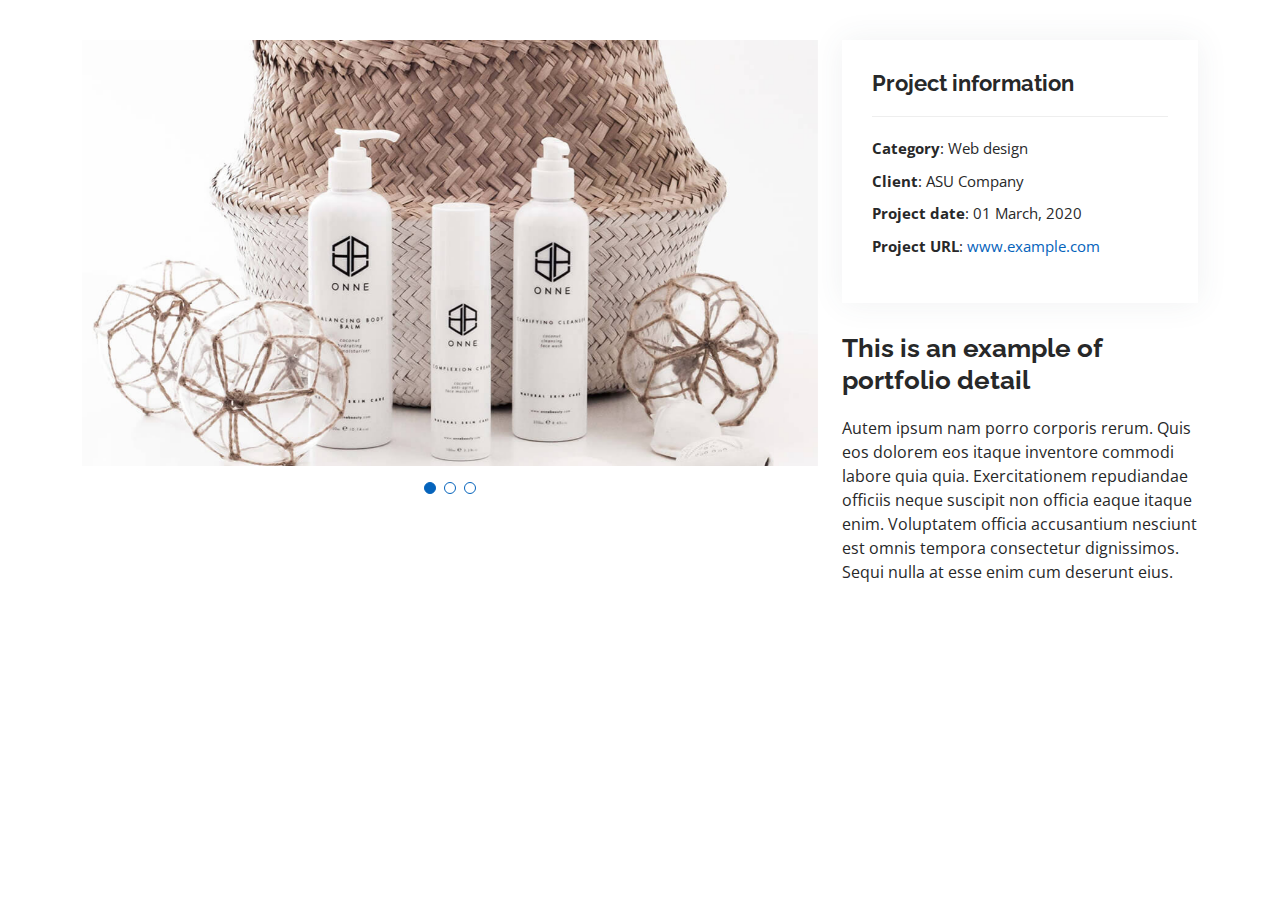
<file: portfolio-details.html>
<!DOCTYPE html>
<html lang="en">

<head>
  <meta charset="utf-8">
  <meta content="width=device-width, initial-scale=1.0" name="viewport">

  <title>Portfolio Details - Personal Bootstrap Template</title>
  <meta content="" name="description">
  <meta content="" name="keywords">

  <!-- Favicons -->
  <link href="assets/img/favicon.png" rel="icon">
  <link href="assets/img/apple-touch-icon.png" rel="apple-touch-icon">

  <!-- Google Fonts -->
  <link href="https://fonts.googleapis.com/css?family=Open+Sans:300,300i,400,400i,600,600i,700,700i|Raleway:300,300i,400,400i,500,500i,600,600i,700,700i|Poppins:300,300i,400,400i,500,500i,600,600i,700,700i" rel="stylesheet">

  <!-- Vendor CSS Files -->
  <link href="assets/vendor/aos/aos.css" rel="stylesheet">
  <link href="assets/vendor/bootstrap/css/bootstrap.min.css" rel="stylesheet">
  <link href="assets/vendor/bootstrap-icons/bootstrap-icons.css" rel="stylesheet">
  <link href="assets/vendor/boxicons/css/boxicons.min.css" rel="stylesheet">
  <link href="assets/vendor/glightbox/css/glightbox.min.css" rel="stylesheet">
  <link href="assets/vendor/swiper/swiper-bundle.min.css" rel="stylesheet">

  <!-- Template Main CSS File -->
  <link href="assets/css/style.css" rel="stylesheet">

  <!-- =======================================================
  * Template Name: MyResume
  * Updated: Nov 17 2023 with Bootstrap v5.3.2
  * Template URL: https://bootstrapmade.com/free-html-bootstrap-template-my-resume/
  * Author: BootstrapMade.com
  * License: https://bootstrapmade.com/license/
  ======================================================== -->
</head>

<body>

  <main id="main">

    <!-- ======= Portfolio Details Section ======= -->
    <section id="portfolio-details" class="portfolio-details">
      <div class="container">

        <div class="row gy-4">

          <div class="col-lg-8">
            <div class="portfolio-details-slider swiper">
              <div class="swiper-wrapper align-items-center">

                <div class="swiper-slide">
                  <img src="assets/img/portfolio/portfolio-details-1.jpg" alt="">
                </div>

                <div class="swiper-slide">
                  <img src="assets/img/portfolio/portfolio-details-2.jpg" alt="">
                </div>

                <div class="swiper-slide">
                  <img src="assets/img/portfolio/portfolio-details-3.jpg" alt="">
                </div>

              </div>
              <div class="swiper-pagination"></div>
            </div>
          </div>

          <div class="col-lg-4">
            <div class="portfolio-info">
              <h3>Project information</h3>
              <ul>
                <li><strong>Category</strong>: Web design</li>
                <li><strong>Client</strong>: ASU Company</li>
                <li><strong>Project date</strong>: 01 March, 2020</li>
                <li><strong>Project URL</strong>: <a href="#">www.example.com</a></li>
              </ul>
            </div>
            <div class="portfolio-description">
              <h2>This is an example of portfolio detail</h2>
              <p>
                Autem ipsum nam porro corporis rerum. Quis eos dolorem eos itaque inventore commodi labore quia quia. Exercitationem repudiandae officiis neque suscipit non officia eaque itaque enim. Voluptatem officia accusantium nesciunt est omnis tempora consectetur dignissimos. Sequi nulla at esse enim cum deserunt eius.
              </p>
            </div>
          </div>

        </div>

      </div>
    </section><!-- End Portfolio Details Section -->

  </main><!-- End #main -->

  <div id="preloader"></div>
  <a href="#" class="back-to-top d-flex align-items-center justify-content-center"><i class="bi bi-arrow-up-short"></i></a>

  <!-- Vendor JS Files -->
  <script src="assets/vendor/purecounter/purecounter_vanilla.js"></script>
  <script src="assets/vendor/aos/aos.js"></script>
  <script src="assets/vendor/bootstrap/js/bootstrap.bundle.min.js"></script>
  <script src="assets/vendor/glightbox/js/glightbox.min.js"></script>
  <script src="assets/vendor/isotope-layout/isotope.pkgd.min.js"></script>
  <script src="assets/vendor/swiper/swiper-bundle.min.js"></script>
  <script src="assets/vendor/typed.js/typed.umd.js"></script>
  <script src="assets/vendor/waypoints/noframework.waypoints.js"></script>
  <script src="assets/vendor/php-email-form/validate.js"></script>

  <!-- Template Main JS File -->
  <script src="assets/js/main.js"></script>

</body>

</html>
</file>
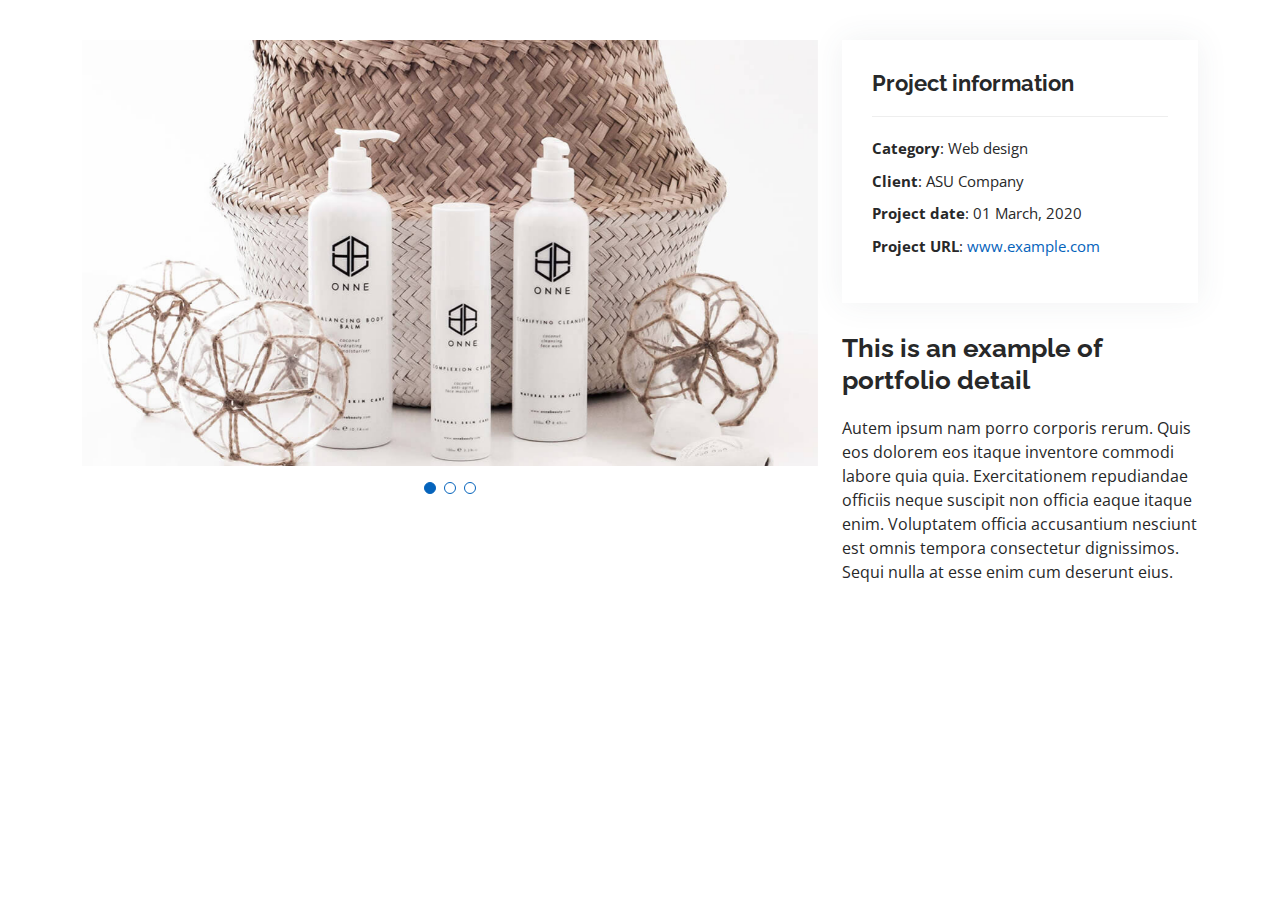
<file: projects/portfolio-details.html>
<!DOCTYPE html>
<html lang="en">

<head>
  <meta charset="utf-8">
  <meta content="width=device-width, initial-scale=1.0" name="viewport">

  <title>Portfolio Details - Personal Bootstrap Template</title>
  <meta content="" name="description">
  <meta content="" name="keywords">

  <!-- Favicons -->
  <link href="../assets/img/icon.jpg" rel="icon">
  <link href="../assets/img/icon.jpg" rel="apple-touch-icon">

  <!-- Google Fonts -->
  <link
    href="https://fonts.googleapis.com/css?family=Open+Sans:300,300i,400,400i,600,600i,700,700i|Raleway:300,300i,400,400i,500,500i,600,600i,700,700i|Poppins:300,300i,400,400i,500,500i,600,600i,700,700i"
    rel="stylesheet">

  <!-- Vendor CSS Files -->
  <link href="../assets/vendor/aos/aos.css" rel="stylesheet">
  <link href="../assets/vendor/bootstrap/css/bootstrap.min.css" rel="stylesheet">
  <link href="../assets/vendor/bootstrap-icons/bootstrap-icons.css" rel="stylesheet">
  <link href="../assets/vendor/boxicons/css/boxicons.min.css" rel="stylesheet">
  <link href="../assets/vendor/glightbox/css/glightbox.min.css" rel="stylesheet">
  <link href="../assets/vendor/swiper/swiper-bundle.min.css" rel="stylesheet">

  <!-- Template Main CSS File -->
  <link href="../assets/css/style.css" rel="stylesheet">

  <!-- =======================================================
  * Template Name: MyResume
  * Updated: Nov 17 2023 with Bootstrap v5.3.2
  * Template URL: https://bootstrapmade.com/free-html-bootstrap-template-my-resume/
  * Author: BootstrapMade.com
  * License: https://bootstrapmade.com/license/
  ======================================================== -->
</head>

<body>

  <main id="main">

    <!-- ======= Portfolio Details Section ======= -->
    <section id="portfolio-details" class="portfolio-details">
      <div class="container">

        <div class="row gy-4">

          <div class="col-lg-8">
            <div class="portfolio-details-slider swiper">
              <div class="swiper-wrapper align-items-center">

                <div class="swiper-slide">
                  <img src="../assets/img/portfolio/portfolio-details-1.jpg" alt="">
                </div>

                <div class="swiper-slide">
                  <img src="../assets/img/portfolio/portfolio-details-2.jpg" alt="">
                </div>

                <div class="swiper-slide">
                  <img src="../assets/img/portfolio/portfolio-details-3.jpg" alt="">
                </div>

              </div>
              <div class="swiper-pagination"></div>
            </div>
          </div>

          <div class="col-lg-4">
            <div class="portfolio-info">
              <h3>Project information</h3>
              <ul>
                <li><strong>Category</strong>: Web design</li>
                <li><strong>Client</strong>: ASU Company</li>
                <li><strong>Project date</strong>: 01 March, 2020</li>
                <li><strong>Project URL</strong>: <a href="#">www.example.com</a></li>
              </ul>
            </div>
            <div class="portfolio-description">
              <h2>This is an example of portfolio detail</h2>
              <p>
                Autem ipsum nam porro corporis rerum. Quis eos dolorem eos itaque inventore commodi
                labore quia quia. Exercitationem repudiandae officiis neque suscipit non officia eaque
                itaque enim. Voluptatem officia accusantium nesciunt est omnis tempora consectetur
                dignissimos. Sequi nulla at esse enim cum deserunt eius.
              </p>
            </div>
          </div>

        </div>

      </div>
    </section><!-- End Portfolio Details Section -->

  </main><!-- End #main -->

  <div id="preloader"></div>
  <a href="#" class="back-to-top d-flex align-items-center justify-content-center"><i
      class="bi bi-arrow-up-short"></i></a>

  <!-- Vendor JS Files -->
  <script src="../assets/vendor/purecounter/purecounter_vanilla.js"></script>
  <script src="../assets/vendor/aos/aos.js"></script>
  <script src="../assets/vendor/bootstrap/js/bootstrap.bundle.min.js"></script>
  <script src="../assets/vendor/glightbox/js/glightbox.min.js"></script>
  <script src="../assets/vendor/isotope-layout/isotope.pkgd.min.js"></script>
  <script src="../assets/vendor/swiper/swiper-bundle.min.js"></script>
  <script src="../assets/vendor/typed.js/typed.umd.js"></script>
  <script src="../assets/vendor/waypoints/noframework.waypoints.js"></script>
  <script src="../assets/vendor/php-email-form/validate.js"></script>

  <!-- Template Main JS File -->
  <script src="../assets/js/main.js"></script>

</body>

</html>
</file>
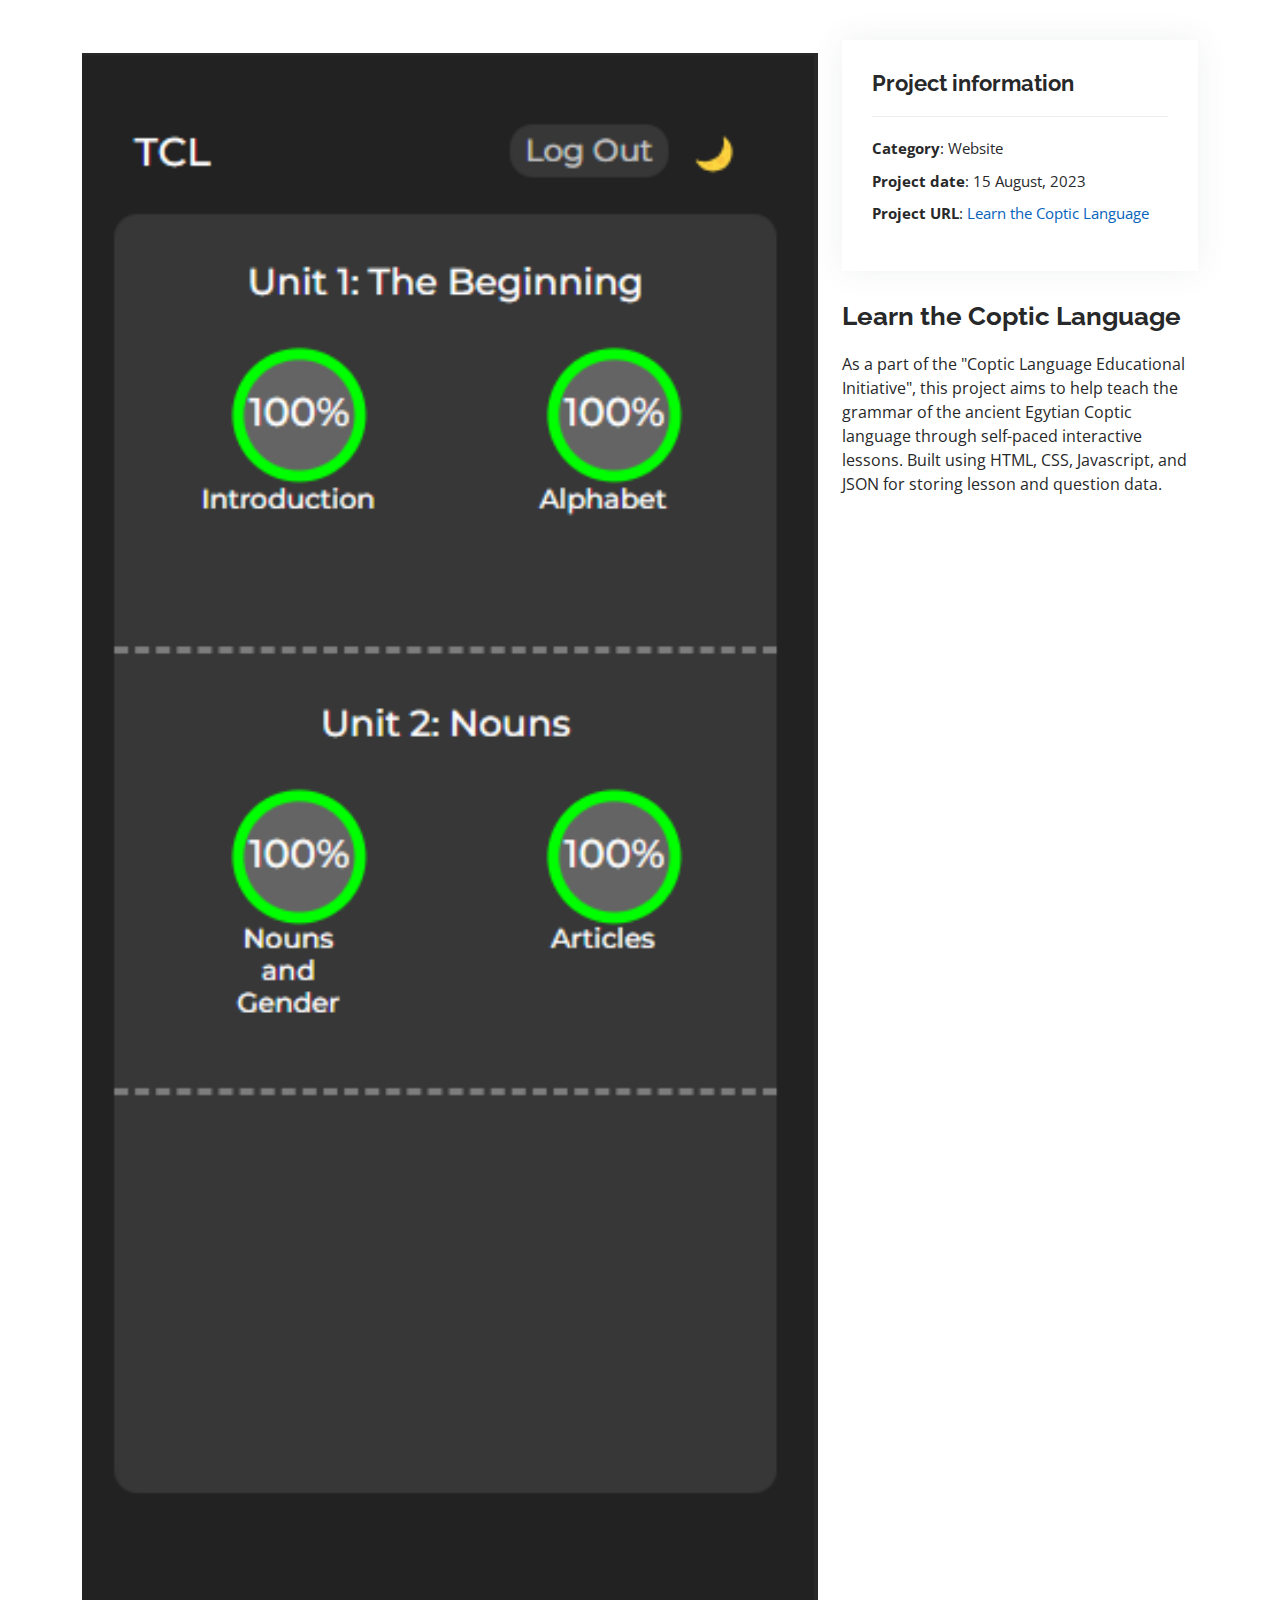
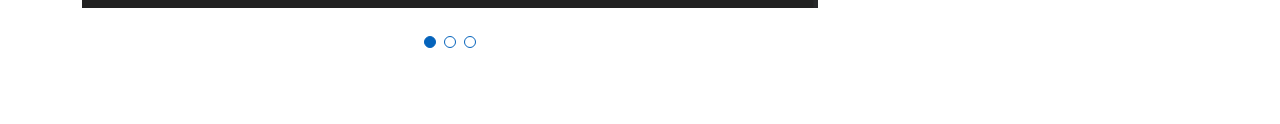
<file: projects/tcl-details.html>
<!DOCTYPE html>
<html lang="en">

<head>
    <meta charset="utf-8">
    <meta content="width=device-width, initial-scale=1.0" name="viewport">

    <title>Coptic Wordle</title>
    <meta content="" name="description">
    <meta content="" name="keywords">

    <!-- Favicons -->
    <link href="../assets/img/icon.jpg" rel="icon">
    <link href="../assets/img/icon.jpg" rel="apple-touch-icon">

    <!-- Google Fonts -->
    <link
        href="https://fonts.googleapis.com/css?family=Open+Sans:300,300i,400,400i,600,600i,700,700i|Raleway:300,300i,400,400i,500,500i,600,600i,700,700i|Poppins:300,300i,400,400i,500,500i,600,600i,700,700i"
        rel="stylesheet">

    <!-- Vendor CSS Files -->
    <link href="../assets/vendor/aos/aos.css" rel="stylesheet">
    <link href="../assets/vendor/bootstrap/css/bootstrap.min.css" rel="stylesheet">
    <link href="../assets/vendor/bootstrap-icons/bootstrap-icons.css" rel="stylesheet">
    <link href="../assets/vendor/boxicons/css/boxicons.min.css" rel="stylesheet">
    <link href="../assets/vendor/glightbox/css/glightbox.min.css" rel="stylesheet">
    <link href="../assets/vendor/swiper/swiper-bundle.min.css" rel="stylesheet">

    <!-- Template Main CSS File -->
    <link href="../assets/css/style.css" rel="stylesheet">

    <!-- =======================================================
  * Template Name: MyResume
  * Updated: Nov 17 2023 with Bootstrap v5.3.2
  * Template URL: https://bootstrapmade.com/free-html-bootstrap-template-my-resume/
  * Author: BootstrapMade.com
  * License: https://bootstrapmade.com/license/
  ======================================================== -->
</head>

<body>

    <main id="main">

        <!-- ======= Portfolio Details Section ======= -->
        <section id="portfolio-details" class="portfolio-details">
            <div class="container">

                <div class="row gy-4">

                    <div class="col-lg-8">
                        <div class="portfolio-details-slider swiper">
                            <div class="swiper-wrapper align-items-center">

                                <div class="swiper-slide">
                                    <img src="../assets/img/portfolio2/tcl1.png" alt="">
                                </div>

                                <div class="swiper-slide">
                                    <img src="../assets/img/portfolio2/tcl2.png" alt="">
                                </div>

                                <div class="swiper-slide">
                                    <img src="../assets/img/portfolio2/tcl3.png" alt="">

                                </div>

                            </div>
                            <div class="swiper-pagination"></div>
                        </div>
                    </div>

                    <div class="col-lg-4">
                        <div class="portfolio-info">
                            <h3>Project information</h3>
                            <ul>
                                <li><strong>Category</strong>: Website</li>
                                <li><strong>Project date</strong>: 15 August, 2023</li>
                                <li><strong>Project URL</strong>: <a href="https://learn.copticwordle.repl.co/"
                                        target="_blank">Learn the Coptic Language</a></li>
                            </ul>
                        </div>
                        <div class="portfolio-description">
                            <h2>Learn the Coptic Language</h2>
                            <p>
                                As a part of the "Coptic Language Educational Initiative", this project aims to help
                                teach the grammar of the ancient Egytian Coptic language through self-paced interactive
                                lessons. Built using HTML, CSS, Javascript, and JSON for storing lesson and question
                                data.
                            </p>
                        </div>
                    </div>

                </div>

            </div>
        </section><!-- End Portfolio Details Section -->

    </main><!-- End #main -->

    <div id="preloader"></div>
    <a href="#" class="back-to-top d-flex align-items-center justify-content-center"><i
            class="bi bi-arrow-up-short"></i></a>

    <!-- Vendor JS Files -->
    <script src="../assets/vendor/purecounter/purecounter_vanilla.js"></script>
    <script src="../assets/vendor/aos/aos.js"></script>
    <script src="../assets/vendor/bootstrap/js/bootstrap.bundle.min.js"></script>
    <script src="../assets/vendor/glightbox/js/glightbox.min.js"></script>
    <script src="../assets/vendor/isotope-layout/isotope.pkgd.min.js"></script>
    <script src="../assets/vendor/swiper/swiper-bundle.min.js"></script>
    <script src="../assets/vendor/typed.js/typed.umd.js"></script>
    <script src="../assets/vendor/waypoints/noframework.waypoints.js"></script>
    <script src="../assets/vendor/php-email-form/validate.js"></script>

    <!-- Template Main JS File -->
    <script src="../assets/js/main.js"></script>

</body>

</html>
</file>
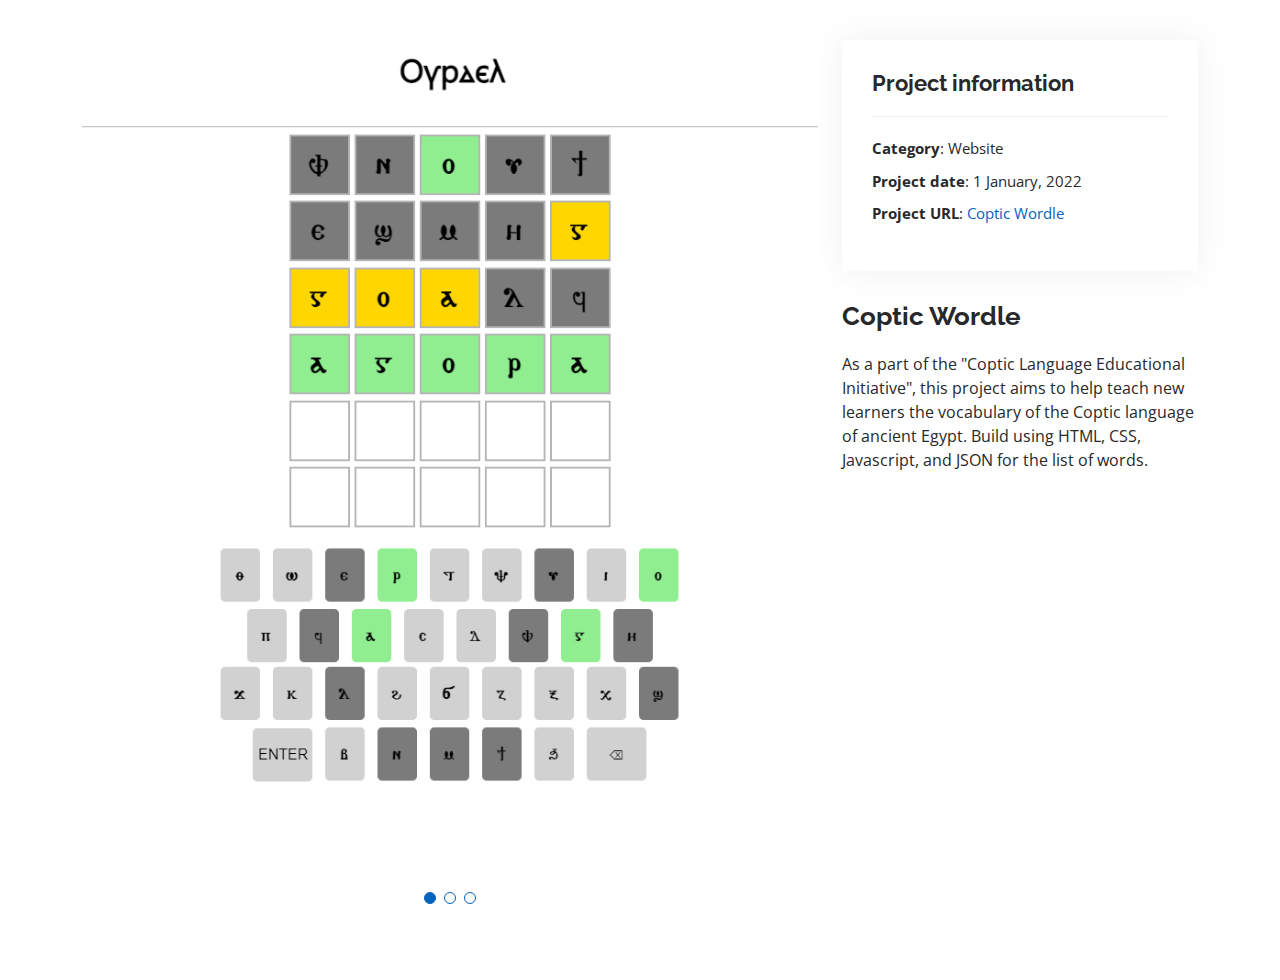
<file: projects/wordle-details.html>
<!DOCTYPE html>
<html lang="en">

<head>
    <meta charset="utf-8">
    <meta content="width=device-width, initial-scale=1.0" name="viewport">

    <title>Coptic Wordle</title>
    <meta content="" name="description">
    <meta content="" name="keywords">

    <!-- Favicons -->
    <link href="../assets/img/icon.jpg" rel="icon">
    <link href="../assets/img/icon.jpg" rel="apple-touch-icon">

    <!-- Google Fonts -->
    <link
        href="https://fonts.googleapis.com/css?family=Open+Sans:300,300i,400,400i,600,600i,700,700i|Raleway:300,300i,400,400i,500,500i,600,600i,700,700i|Poppins:300,300i,400,400i,500,500i,600,600i,700,700i"
        rel="stylesheet">

    <!-- Vendor CSS Files -->
    <link href="../assets/vendor/aos/aos.css" rel="stylesheet">
    <link href="../assets/vendor/bootstrap/css/bootstrap.min.css" rel="stylesheet">
    <link href="../assets/vendor/bootstrap-icons/bootstrap-icons.css" rel="stylesheet">
    <link href="../assets/vendor/boxicons/css/boxicons.min.css" rel="stylesheet">
    <link href="../assets/vendor/glightbox/css/glightbox.min.css" rel="stylesheet">
    <link href="../assets/vendor/swiper/swiper-bundle.min.css" rel="stylesheet">

    <!-- Template Main CSS File -->
    <link href="../assets/css/style.css" rel="stylesheet">

    <!-- =======================================================
  * Template Name: MyResume
  * Updated: Nov 17 2023 with Bootstrap v5.3.2
  * Template URL: https://bootstrapmade.com/free-html-bootstrap-template-my-resume/
  * Author: BootstrapMade.com
  * License: https://bootstrapmade.com/license/
  ======================================================== -->
</head>

<body>

    <main id="main">

        <!-- ======= Portfolio Details Section ======= -->
        <section id="portfolio-details" class="portfolio-details">
            <div class="container">

                <div class="row gy-4">

                    <div class="col-lg-8">
                        <div class="portfolio-details-slider swiper">
                            <div class="swiper-wrapper align-items-center">

                                <div class="swiper-slide">
                                    <img src="../assets/img/portfolio2/wordle1.png" alt="">
                                </div>

                                <div class="swiper-slide">
                                    <img src="../assets/img/portfolio2/wordle2.png" alt="">
                                </div>

                                <div class="swiper-slide">
                                    <img src="../assets/img/portfolio2/wordle3.png" alt="">

                                </div>

                            </div>
                            <div class="swiper-pagination"></div>
                        </div>
                    </div>

                    <div class="col-lg-4">
                        <div class="portfolio-info">
                            <h3>Project information</h3>
                            <ul>
                                <li><strong>Category</strong>: Website</li>
                                <li><strong>Project date</strong>: 1 January, 2022</li>
                                <li><strong>Project URL</strong>: <a href="https://wordle.thecopticlanguage.com/" target="_blank">Coptic Wordle</a></li>
                            </ul>
                        </div>
                        <div class="portfolio-description">
                            <h2>Coptic Wordle</h2>
                            <p>
                                As a part of the "Coptic Language Educational Initiative", this project aims to help teach new learners the vocabulary of the Coptic language of ancient Egypt. Build using HTML, CSS, Javascript, and JSON for the list of words.
                            </p>
                        </div>
                    </div>

                </div>

            </div>
        </section><!-- End Portfolio Details Section -->

    </main><!-- End #main -->

    <div id="preloader"></div>
    <a href="#" class="back-to-top d-flex align-items-center justify-content-center"><i
            class="bi bi-arrow-up-short"></i></a>

    <!-- Vendor JS Files -->
    <script src="../assets/vendor/purecounter/purecounter_vanilla.js"></script>
    <script src="../assets/vendor/aos/aos.js"></script>
    <script src="../assets/vendor/bootstrap/js/bootstrap.bundle.min.js"></script>
    <script src="../assets/vendor/glightbox/js/glightbox.min.js"></script>
    <script src="../assets/vendor/isotope-layout/isotope.pkgd.min.js"></script>
    <script src="../assets/vendor/swiper/swiper-bundle.min.js"></script>
    <script src="../assets/vendor/typed.js/typed.umd.js"></script>
    <script src="../assets/vendor/waypoints/noframework.waypoints.js"></script>
    <script src="../assets/vendor/php-email-form/validate.js"></script>

    <!-- Template Main JS File -->
    <script src="../assets/js/main.js"></script>

</body>

</html>
</file>
<file: assets/css/style.css>
/**
* Template Name: MyResume
* Updated: Nov 17 2023 with Bootstrap v5.3.2
* Template URL: https://bootstrapmade.com/free-html-bootstrap-template-my-resume/
* Author: BootstrapMade.com
* License: https://bootstrapmade.com/license/
*/

/*--------------------------------------------------------------
# General
--------------------------------------------------------------*/
body {
  font-family: "Open Sans", sans-serif;
  color: #272829;
}

a {
  color: #0563bb;
  text-decoration: none;
}

a:hover {
  color: #067ded;
  text-decoration: none;
}

h1,
h2,
h3,
h4,
h5,
h6 {
  font-family: "Raleway", sans-serif;
}

/*--------------------------------------------------------------
# Back to top button
--------------------------------------------------------------*/
.back-to-top {
  position: fixed;
  visibility: hidden;
  opacity: 0;
  right: 15px;
  bottom: 15px;
  z-index: 996;
  background: #0563bb;
  width: 40px;
  height: 40px;
  border-radius: 50px;
  transition: all 0.4s;
}

.back-to-top i {
  font-size: 28px;
  color: #fff;
  line-height: 0;
}

.back-to-top:hover {
  background: #0678e3;
  color: #fff;
}

.back-to-top.active {
  visibility: visible;
  opacity: 1;
}

/*--------------------------------------------------------------
# Preloader
--------------------------------------------------------------*/
#preloader {
  position: fixed;
  top: 0;
  left: 0;
  right: 0;
  bottom: 0;
  z-index: 9999;
  overflow: hidden;
  background: #fff;
}

#preloader:before {
  content: "";
  position: fixed;
  top: calc(50% - 30px);
  left: calc(50% - 30px);
  border: 6px solid #0563bb;
  border-top-color: #fff;
  border-bottom-color: #fff;
  border-radius: 50%;
  width: 60px;
  height: 60px;
  animation: animate-preloader 1s linear infinite;
}

@keyframes animate-preloader {
  0% {
    transform: rotate(0deg);
  }

  100% {
    transform: rotate(360deg);
  }
}

/*--------------------------------------------------------------
# Disable aos animation delay on mobile devices
--------------------------------------------------------------*/
@media screen and (max-width: 768px) {
  [data-aos-delay] {
    transition-delay: 0 !important;
  }
}

/*--------------------------------------------------------------
# Header
--------------------------------------------------------------*/
#header {
  position: fixed;
  top: 0;
  left: 0;
  bottom: 0;
  z-index: 9997;
  transition: all 0.5s;
  padding: 15px;
  overflow-y: auto;
}

@media (max-width: 991px) {
  #header {
    width: 300px;
    background: #fff;
    border-right: 1px solid #e6e9ec;
    left: -300px;
  }
}

/*--------------------------------------------------------------
# Navigation Menu
--------------------------------------------------------------*/
/**
* Desktop Navigation 
*/
.nav-menu {
  padding: 0;
  display: block;
}

.nav-menu * {
  margin: 0;
  padding: 0;
  list-style: none;
}

.nav-menu>ul>li {
  position: relative;
  white-space: nowrap;
}

.nav-menu a,
.nav-menu a:focus {
  display: flex;
  align-items: center;
  color: #45505b;
  padding: 10px 18px;
  margin-bottom: 8px;
  transition: 0.3s;
  font-size: 15px;
  border-radius: 50px;
  background: #f2f3f5;
  height: 56px;
  width: 100%;
  overflow: hidden;
  transition: 0.3s;
}

.nav-menu a i,
.nav-menu a:focus i {
  font-size: 20px;
}

.nav-menu a span,
.nav-menu a:focus span {
  padding: 0 5px 0 7px;
  color: #45505b;
}

@media (min-width: 992px) {

  .nav-menu a,
  .nav-menu a:focus {
    width: 56px;
  }

  .nav-menu a span,
  .nav-menu a:focus span {
    display: none;
    color: #fff;
  }
}

.nav-menu a:hover,
.nav-menu .active,
.nav-menu .active:focus,
.nav-menu li:hover>a {
  color: #fff;
  background: #0563bb;
}

.nav-menu a:hover span,
.nav-menu .active span,
.nav-menu .active:focus span,
.nav-menu li:hover>a span {
  color: #fff;
}

.nav-menu a:hover,
.nav-menu li:hover>a {
  width: 100%;
  color: #fff;
}

.nav-menu a:hover span,
.nav-menu li:hover>a span {
  display: block;
}

/**
* Mobile Navigation 
*/
.mobile-nav-toggle {
  position: fixed;
  right: 10px;
  top: 10px;
  z-index: 9998;
  border: 0;
  background: none;
  font-size: 28px;
  transition: all 0.4s;
  outline: none !important;
  line-height: 0;
  cursor: pointer;
  border-radius: 50px;
  padding: 5px;
}

.mobile-nav-toggle i {
  color: #45505b;
}

.mobile-nav-active {
  overflow: hidden;
}

.mobile-nav-active #header {
  left: 0;
}

.mobile-nav-active .mobile-nav-toggle {
  color: #fff;
  background-color: #0563bb;
}

/*--------------------------------------------------------------
# Hero Section
--------------------------------------------------------------*/
#hero {
  width: 100%;
  height: 100vh;
  background: center no-repeat;
  background-size: cover;
  position: relative;
  background-image: url("../img/bg2.jpg");
}

@media (min-width: 992px) {
  #hero {
    padding-left: 160px;
  }
}

#hero:before {
  content: "";
  background: rgba(255, 255, 255, 0.4);
  position: absolute;
  bottom: 0;
  top: 0;
  left: 0;
  right: 0;
}

#hero h1 {
  margin: 0;
  font-size: 64px;
  font-weight: 700;
  line-height: 56px;
  color: #45505b;
}

#hero p {
  color: #45505b;
  margin: 15px 0 0 0;
  font-size: 26px;
  font-family: "Poppins", sans-serif;
}

#hero p span {
  color: #0563bb;
  letter-spacing: 1px;
}

#hero .social-links {
  margin-top: 30px;
}

#hero .social-links a {
  font-size: 24px;
  display: inline-block;
  color: #45505b;
  line-height: 1;
  margin-right: 20px;
  transition: 0.3s;
}

#hero .social-links a:hover {
  color: #0563bb;
}

@media (max-width: 992px) {
  #hero {
    text-align: center;
  }

  #hero h1 {
    font-size: 32px;
    line-height: 36px;
  }

  #hero p {
    margin-top: 10px;
    font-size: 20px;
    line-height: 24px;
  }
}

/*--------------------------------------------------------------
# Sections General
--------------------------------------------------------------*/
section {
  padding: 60px 0;
  overflow: hidden;
}

.section-title {
  text-align: center;
  padding-bottom: 30px;
}

.section-title h2 {
  font-size: 32px;
  font-weight: bold;
  text-transform: uppercase;
  margin-bottom: 20px;
  padding-bottom: 20px;
  position: relative;
  color: #45505b;
}

.section-title h2::before {
  content: "";
  position: absolute;
  display: block;
  width: 120px;
  height: 1px;
  background: #ddd;
  bottom: 1px;
  left: calc(50% - 60px);
}

.section-title h2::after {
  content: "";
  position: absolute;
  display: block;
  width: 40px;
  height: 3px;
  background: #0563bb;
  bottom: 0;
  left: calc(50% - 20px);
}

.section-title p {
  margin-bottom: 0;
}

/*--------------------------------------------------------------
# About
--------------------------------------------------------------*/
.about .content h3 {
  font-weight: 700;
  font-size: 26px;
  color: #728394;
}

.about .content ul {
  list-style: none;
  padding: 0;
}

.about .content ul li {
  margin-bottom: 20px;
  display: flex;
  align-items: center;
}

.about .content ul strong {
  margin-right: 10px;
}

.about .content ul i {
  font-size: 16px;
  margin-right: 5px;
  color: #0563bb;
  line-height: 0;
}

.about .content p:last-child {
  margin-bottom: 0;
}

/*--------------------------------------------------------------
# Facts
--------------------------------------------------------------*/
.facts .count-box {
  padding: 30px 30px 25px 30px;
  margin-top: 30px;
  width: 100%;
  position: relative;
  text-align: center;
  background: #fff;
}

.facts .count-box i {
  position: absolute;
  top: -25px;
  left: 50%;
  transform: translateX(-50%);
  font-size: 24px;
  background: #0563bb;
  color: #fff;
  border-radius: 50px;
  display: inline-flex;
  align-items: center;
  justify-content: center;
  width: 48px;
  height: 48px;
}

.facts .count-box span {
  font-size: 36px;
  display: block;
  font-weight: 600;
  color: #011426;
}

.facts .count-box p {
  padding: 0;
  margin: 0;
  font-family: "Raleway", sans-serif;
  font-size: 14px;
}

/*--------------------------------------------------------------
# Akills
--------------------------------------------------------------*/
.skills .progress {
  height: 60px;
  display: block;
  background: none;
  border-radius: 0;
}

.skills .progress .skill {
  padding: 10px 0;
  margin: 0;
  text-transform: uppercase;
  display: block;
  font-weight: 600;
  font-family: "Poppins", sans-serif;
  color: #45505b;
}

.skills .progress .skill .val {
  float: right;
  font-style: normal;
}

.skills .progress-bar-wrap {
  background: #f2f3f5;
}

.skills .progress-bar {
  width: 1px;
  height: 10px;
  transition: 0.9s;
  background-color: #0563bb;
}

/*--------------------------------------------------------------
# Resume
--------------------------------------------------------------*/
.resume .resume-title {
  font-size: 26px;
  font-weight: 700;
  margin-top: 20px;
  margin-bottom: 20px;
  color: #45505b;
}

.resume .resume-item {
  padding: 0 0 20px 20px;
  margin-top: -2px;
  border-left: 2px solid #0563bb;
  position: relative;
}

.resume .resume-item h4 {
  line-height: 18px;
  font-size: 18px;
  font-weight: 600;
  text-transform: uppercase;
  font-family: "Poppins", sans-serif;
  color: #0563bb;
  margin-bottom: 10px;
}

.resume .resume-item h5 {
  font-size: 16px;
  background: #f7f8f9;
  padding: 5px 15px;
  display: inline-block;
  font-weight: 600;
  margin-bottom: 10px;
}

.resume .resume-item ul {
  padding-left: 20px;
}

.resume .resume-item ul li {
  padding-bottom: 10px;
}

.resume .resume-item:last-child {
  padding-bottom: 0;
}

.resume .resume-item::before {
  content: "";
  position: absolute;
  width: 16px;
  height: 16px;
  border-radius: 50px;
  left: -9px;
  top: 0;
  background: #fff;
  border: 2px solid #0563bb;
}

/*--------------------------------------------------------------
# Portfolio
--------------------------------------------------------------*/
.portfolio .portfolio-item {
  margin-bottom: 30px;
}

.portfolio #portfolio-flters {
  padding: 0;
  margin: 0 auto 25px auto;
  list-style: none;
  text-align: center;
  background: #fff;
  border-radius: 50px;
  padding: 2px 15px;
}

.portfolio #portfolio-flters li {
  cursor: pointer;
  display: inline-block;
  padding: 10px 15px;
  font-size: 14px;
  font-weight: 600;
  line-height: 1;
  text-transform: uppercase;
  color: #272829;
  margin-bottom: 5px;
  transition: all 0.3s ease-in-out;
}

.portfolio #portfolio-flters li:hover,
.portfolio #portfolio-flters li.filter-active {
  color: #0563bb;
}

.portfolio #portfolio-flters li:last-child {
  margin-right: 0;
}

.portfolio .portfolio-wrap {
  transition: 0.3s;
  position: relative;
  overflow: hidden;
  z-index: 1;
  background: rgba(69, 80, 91, 0.8);
}

.portfolio .portfolio-wrap::before {
  content: "";
  background: rgba(255, 255, 255, 0.7);
  position: absolute;
  left: 30px;
  right: 30px;
  top: 30px;
  bottom: 30px;
  transition: all ease-in-out 0.3s;
  z-index: 2;
  opacity: 0;
}

.portfolio .portfolio-wrap .portfolio-info {
  opacity: 0;
  position: absolute;
  top: 0;
  left: 0;
  right: 0;
  bottom: 0;
  text-align: center;
  z-index: 3;
  transition: all ease-in-out 0.3s;
  display: flex;
  flex-direction: column;
  justify-content: center;
  align-items: center;
}

.portfolio .portfolio-wrap .portfolio-info::before {
  display: block;
  content: "";
  width: 48px;
  height: 48px;
  position: absolute;
  top: 35px;
  left: 35px;
  border-top: 3px solid #d7dce1;
  border-left: 3px solid #d7dce1;
  transition: all 0.5s ease 0s;
  z-index: 9994;
}

.portfolio .portfolio-wrap .portfolio-info::after {
  display: block;
  content: "";
  width: 48px;
  height: 48px;
  position: absolute;
  bottom: 35px;
  right: 35px;
  border-bottom: 3px solid #d7dce1;
  border-right: 3px solid #d7dce1;
  transition: all 0.5s ease 0s;
  z-index: 9994;
}

.portfolio .portfolio-wrap .portfolio-info h4 {
  font-size: 20px;
  color: #45505b;
  font-weight: 600;
}

.portfolio .portfolio-wrap .portfolio-info p {
  color: #45505b;
  font-size: 14px;
  text-transform: uppercase;
  padding: 0;
  margin: 0;
}

.portfolio .portfolio-wrap .portfolio-links {
  text-align: center;
  z-index: 4;
}

.portfolio .portfolio-wrap .portfolio-links a {
  color: #45505b;
  margin: 0 2px;
  font-size: 28px;
  display: inline-block;
  transition: 0.3s;
}

.portfolio .portfolio-wrap .portfolio-links a:hover {
  color: #148af9;
}

.portfolio .portfolio-wrap:hover::before {
  top: 0;
  left: 0;
  right: 0;
  bottom: 0;
  opacity: 1;
}

.portfolio .portfolio-wrap:hover .portfolio-info {
  opacity: 1;
}

.portfolio .portfolio-wrap:hover .portfolio-info::before {
  top: 15px;
  left: 15px;
}

.portfolio .portfolio-wrap:hover .portfolio-info::after {
  bottom: 15px;
  right: 15px;
}

/*--------------------------------------------------------------
# Portfolio Details
--------------------------------------------------------------*/
.portfolio-details {
  padding-top: 40px;
}

.portfolio-details .portfolio-details-slider img {
  width: 100%;
}

.wordle.portfolio-details .portfolio-details-slider img {
  width: 70%;
}

.tcl.portfolio-details .portfolio-details-slider img {
  width: 40%;
}

.portfolio-details .portfolio-details-slider .swiper-pagination {
  margin-top: 20px;
  position: relative;
}

.tclpre {
  width: 100%;
}

.swiper-slide.wordle-slide,
.swiper-slide.tcl-slide {
  display: flex;
  justify-content: center;
}

.portfolio-details .portfolio-details-slider .swiper-pagination .swiper-pagination-bullet {
  width: 12px;
  height: 12px;
  background-color: #fff;
  opacity: 1;
  border: 1px solid #0563bb;
}

.portfolio-details .portfolio-details-slider .swiper-pagination .swiper-pagination-bullet-active {
  background-color: #0563bb;
}

.portfolio-details .portfolio-info {
  padding: 30px;
  box-shadow: 0px 0 30px rgba(69, 80, 91, 0.08);
}

.portfolio-details .portfolio-info h3 {
  font-size: 22px;
  font-weight: 700;
  margin-bottom: 20px;
  padding-bottom: 20px;
  border-bottom: 1px solid #eee;
}

.portfolio-details .portfolio-info ul {
  list-style: none;
  padding: 0;
  font-size: 15px;
}

.portfolio-details .portfolio-info ul li+li {
  margin-top: 10px;
}

.portfolio-details .portfolio-description {
  padding-top: 30px;
}

.portfolio-details .portfolio-description h2 {
  font-size: 26px;
  font-weight: 700;
  margin-bottom: 20px;
}

.portfolio-details .portfolio-description p {
  padding: 0;
}

/*--------------------------------------------------------------
# Services
--------------------------------------------------------------*/
.services .icon-box {
  text-align: center;
  padding: 70px 20px 80px 20px;
  transition: all ease-in-out 0.3s;
  background: #fff;
  box-shadow: 0px 5px 90px 0px rgba(110, 123, 131, 0.05);
}

.services .icon-box .icon {
  margin: 0 auto;
  width: 100px;
  height: 100px;
  display: flex;
  align-items: center;
  justify-content: center;
  transition: ease-in-out 0.3s;
  position: relative;
}

.services .icon-box .icon i {
  font-size: 36px;
  transition: 0.5s;
  position: relative;
}

.services .icon-box .icon svg {
  position: absolute;
  top: 0;
  left: 0;
}

.services .icon-box .icon svg path {
  transition: 0.5s;
  fill: #f5f5f5;
}

.services .icon-box h4 {
  font-weight: 600;
  margin: 10px 0 15px 0;
  font-size: 22px;
}

.services .icon-box h4 a {
  color: #45505b;
  transition: ease-in-out 0.3s;
}

.services .icon-box p {
  line-height: 24px;
  font-size: 14px;
  margin-bottom: 0;
}

.services .icon-box:hover {
  border-color: #fff;
  box-shadow: 0px 0 35px 0 rgba(0, 0, 0, 0.08);
}

.services .iconbox-blue i {
  color: #47aeff;
}

.services .iconbox-blue:hover .icon i {
  color: #fff;
}

.services .iconbox-blue:hover .icon path {
  fill: #47aeff;
}

.services .iconbox-orange i {
  color: #ffa76e;
}

.services .iconbox-orange:hover .icon i {
  color: #fff;
}

.services .iconbox-orange:hover .icon path {
  fill: #ffa76e;
}

.services .iconbox-pink i {
  color: #e80368;
}

.services .iconbox-pink:hover .icon i {
  color: #fff;
}

.services .iconbox-pink:hover .icon path {
  fill: #e80368;
}

.services .iconbox-yellow i {
  color: #ffbb2c;
}

.services .iconbox-yellow:hover .icon i {
  color: #fff;
}

.services .iconbox-yellow:hover .icon path {
  fill: #ffbb2c;
}

.services .iconbox-red i {
  color: #ff5828;
}

.services .iconbox-red:hover .icon i {
  color: #fff;
}

.services .iconbox-red:hover .icon path {
  fill: #ff5828;
}

.services .iconbox-teal i {
  color: #11dbcf;
}

.services .iconbox-teal:hover .icon i {
  color: #fff;
}

.services .iconbox-teal:hover .icon path {
  fill: #11dbcf;
}

/*--------------------------------------------------------------
# Testimonials
--------------------------------------------------------------*/
.testimonials .section-header {
  margin-bottom: 40px;
}

.testimonials .testimonials-carousel,
.testimonials .testimonials-slider {
  overflow: hidden;
}

.testimonials .testimonial-item {
  text-align: center;
}

.testimonials .testimonial-item .testimonial-img {
  width: 120px;
  border-radius: 50%;
  border: 4px solid #fff;
  margin: 0 auto;
}

.testimonials .testimonial-item h3 {
  font-size: 20px;
  font-weight: bold;
  margin: 10px 0 5px 0;
  color: #111;
}

.testimonials .testimonial-item h4 {
  font-size: 14px;
  color: #999;
  margin: 0 0 15px 0;
}

.testimonials .testimonial-item .quote-icon-left,
.testimonials .testimonial-item .quote-icon-right {
  color: #90c8fc;
  font-size: 26px;
}

.testimonials .testimonial-item .quote-icon-left {
  display: inline-block;
  left: -5px;
  position: relative;
}

.testimonials .testimonial-item .quote-icon-right {
  display: inline-block;
  right: -5px;
  position: relative;
  top: 10px;
}

.testimonials .testimonial-item p {
  font-style: italic;
  margin: 0 auto 15px auto;
}

.testimonials .swiper-pagination {
  margin-top: 20px;
  position: relative;
}

.testimonials .swiper-pagination .swiper-pagination-bullet {
  width: 12px;
  height: 12px;
  background-color: #fff;
  opacity: 1;
  border: 1px solid #0563bb;
}

.testimonials .swiper-pagination .swiper-pagination-bullet-active {
  background-color: #0563bb;
}

@media (min-width: 992px) {
  .testimonials .testimonial-item p {
    width: 80%;
  }
}

/*--------------------------------------------------------------
# Contact
--------------------------------------------------------------*/
.contact .info {
  width: 100%;
  background: #fff;
}

.contact .info i {
  font-size: 20px;
  color: #0563bb;
  float: left;
  width: 44px;
  height: 44px;
  background: #eef7ff;
  display: flex;
  justify-content: center;
  align-items: center;
  border-radius: 50px;
  transition: all 0.3s ease-in-out;
}

.contact .info h4 {
  padding: 0 0 0 60px;
  font-size: 22px;
  font-weight: 600;
  margin-bottom: 5px;
  color: #45505b;
}

.contact .info p {
  padding: 0 0 0 60px;
  margin-bottom: 0;
  font-size: 14px;
  color: #728394;
}

.contact .info .email,
.contact .info .phone {
  margin-top: 40px;
}

.contact .info .email:hover i,
.contact .info .address:hover i,
.contact .info .phone:hover i {
  background: #0563bb;
  color: #fff;
}

.contact .php-email-form {
  width: 100%;
  background: #fff;
}

.contact .php-email-form .form-group {
  padding-bottom: 8px;
}

.contact .php-email-form .error-message {
  display: none;
  color: #fff;
  background: #ed3c0d;
  text-align: left;
  padding: 15px;
  font-weight: 600;
}

.contact .php-email-form .error-message br+br {
  margin-top: 25px;
}

.contact .php-email-form .sent-message {
  display: none;
  color: #fff;
  background: #18d26e;
  text-align: center;
  padding: 15px;
  font-weight: 600;
}

.contact .php-email-form .loading {
  display: none;
  background: #fff;
  text-align: center;
  padding: 15px;
}

.contact .php-email-form .loading:before {
  content: "";
  display: inline-block;
  border-radius: 50%;
  width: 24px;
  height: 24px;
  margin: 0 10px -6px 0;
  border: 3px solid #18d26e;
  border-top-color: #eee;
  animation: animate-loading 1s linear infinite;
}

.contact .php-email-form input,
.contact .php-email-form textarea {
  border-radius: 4px;
  box-shadow: none;
  font-size: 14px;
}

.contact .php-email-form input[type=text],
.contact .php-email-form input[type=email] {
  height: 44px;
}

.contact .php-email-form textarea {
  padding: 10px 12px;
}

.contact .php-email-form button[type=submit] {
  background: #0563bb;
  border: 0;
  padding: 10px 35px;
  color: #fff;
  transition: 0.4s;
  border-radius: 50px;
}

.contact .php-email-form button[type=submit]:hover {
  background: #0678e3;
}

@keyframes animate-loading {
  0% {
    transform: rotate(0deg);
  }

  100% {
    transform: rotate(360deg);
  }
}

/*--------------------------------------------------------------
# Footer
--------------------------------------------------------------*/
#footer {
  background: #f7f8f9;
  color: #45505b;
  font-size: 14px;
  text-align: center;
  padding: 30px 0;
}

#footer h3 {
  font-size: 36px;
  font-weight: 700;
  position: relative;
  font-family: "Poppins", sans-serif;
  padding: 0;
  margin: 0 0 15px 0;
}

#footer p {
  font-size: 15;
  font-style: italic;
  padding: 0;
  margin: 0 0 40px 0;
}

#footer .social-links {
  margin: 0 0 40px 0;
}

#footer .social-links a {
  font-size: 18px;
  display: inline-block;
  background: #0563bb;
  color: #fff;
  line-height: 1;
  padding: 8px 0;
  margin-right: 4px;
  border-radius: 50%;
  text-align: center;
  width: 36px;
  height: 36px;
  transition: 0.3s;
}

#footer .social-links a:hover {
  background: #0678e3;
  color: #fff;
  text-decoration: none;
}

#footer .copyright {
  margin: 0 0 5px 0;
}

#footer .credits {
  font-size: 13px;
}
</file>
